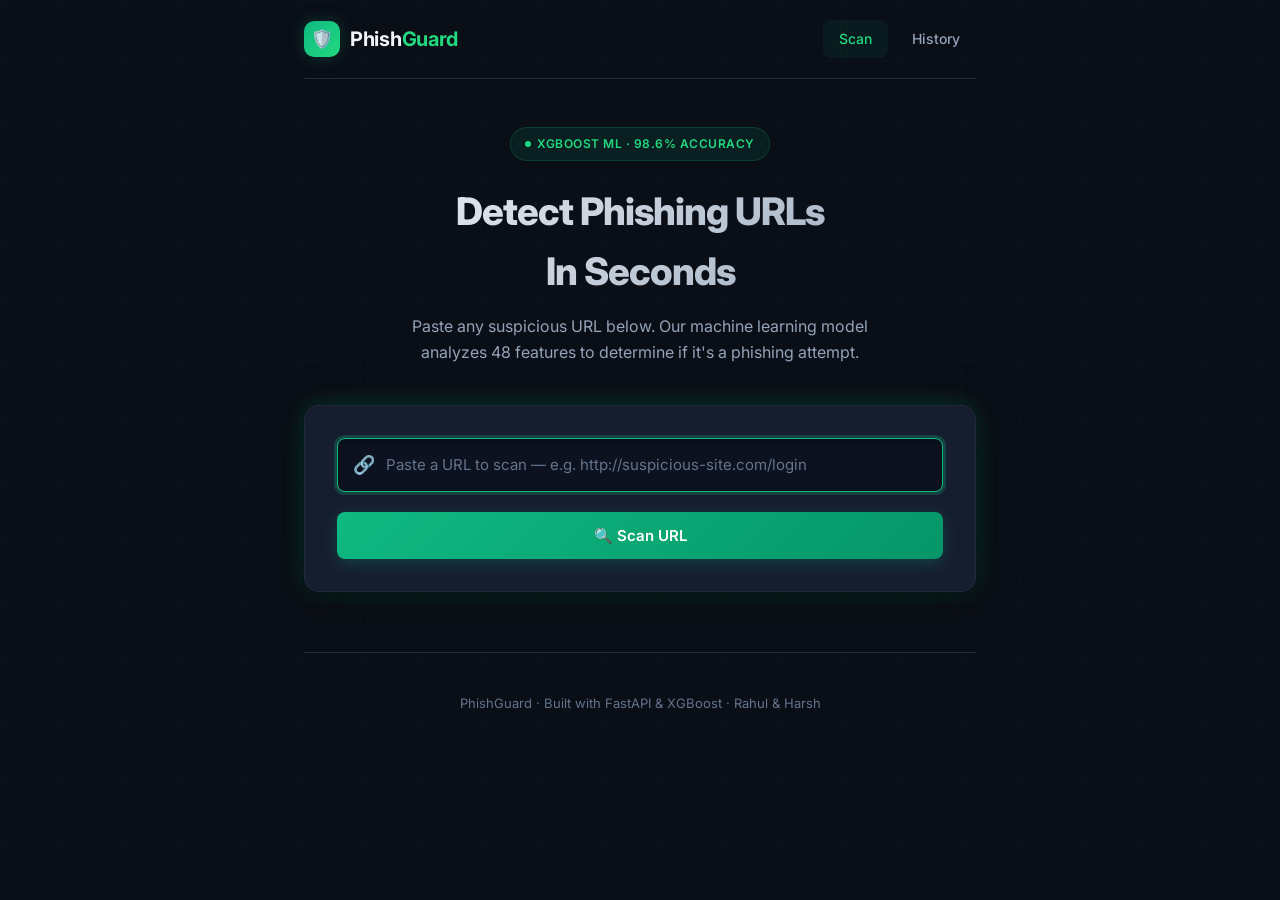
<file: tampletes/index.html>
<!DOCTYPE html>
<html lang="en">
<head>
    <meta charset="UTF-8">
    <meta name="viewport" content="width=device-width, initial-scale=1.0">
    <meta name="description" content="PhishGuard — AI-powered phishing URL detector. Scan any URL instantly with XGBoost ML to detect phishing attempts.">
    <title>PhishGuard — Phishing URL Detector</title>
    <link rel="stylesheet" href="/static/style.css">
</head>
<body>
    <div class="container">

        <!-- ── Navbar ────────────────────────────────────── -->
        <nav class="navbar">
            <a href="/" class="navbar__brand">
                <div class="navbar__icon">🛡️</div>
                <div class="navbar__title">Phish<span>Guard</span></div>
            </a>
            <div class="navbar__links">
                <a href="/" class="navbar__link navbar__link--active">Scan</a>
                <a href="/history" class="navbar__link">History</a>
            </div>
        </nav>

        <!-- ── Hero ──────────────────────────────────────── -->
        <section class="hero animate-in">
            <div class="hero__badge">
                XGBoost ML · 98.6% Accuracy
            </div>
            <h1 class="hero__title">Detect Phishing URLs<br>In Seconds</h1>
            <p class="hero__subtitle">
                Paste any suspicious URL below. Our machine learning model analyzes 48 features to determine if it's a phishing attempt.
            </p>
        </section>

        <!-- ── Scan Form ─────────────────────────────────── -->
        <div class="card card--glow animate-in animate-in--delay-1">
            <form class="scan-form" action="/scan" method="POST" id="scanForm">
                <div class="input-group">
                    <span class="input-group__icon">🔗</span>
                    <input
                        type="text"
                        name="url"
                        class="input-group__field"
                        id="urlInput"
                        placeholder="Paste a URL to scan — e.g. http://suspicious-site.com/login"
                        required
                        autocomplete="off"
                        spellcheck="false"
                    >
                </div>
                <button type="submit" class="btn btn--primary btn--full" id="scanBtn">
                    <span class="btn__text">🔍  Scan URL</span>
                    <div class="spinner"></div>
                </button>
            </form>
        </div>

        <!-- ── Footer ────────────────────────────────────── -->
        <footer class="footer animate-in animate-in--delay-3">
            PhishGuard · Built with FastAPI & XGBoost · Rahul & Harsh
        </footer>

    </div>

    <script>
        // Show loading spinner on submit
        document.getElementById('scanForm').addEventListener('submit', function() {
            const btn = document.getElementById('scanBtn');
            btn.classList.add('btn--loading');
            btn.disabled = true;
        });

        // Focus input on page load
        document.getElementById('urlInput').focus();
    </script>
</body>
</html>
</file>
<file: static/style.css>
/* ═══════════════════════════════════════════════════════════
   PhishGuard — Global Stylesheet
   Dark theme · Electric green accent · Neumorphic cards
   ═══════════════════════════════════════════════════════════ */

@import url('https://fonts.googleapis.com/css2?family=Inter:wght@300;400;500;600;700;800&family=JetBrains+Mono:wght@400;500&display=swap');

/* ── Tokens ─────────────────────────────────────────────── */
:root {
    --bg-primary:    #0a0e17;
    --bg-secondary:  #111827;
    --bg-card:       #161d2f;
    --bg-input:      #0d1220;

    --green-400:     #22d97f;
    --green-500:     #10b981;
    --green-600:     #059669;
    --green-glow:    rgba(16, 185, 129, 0.25);

    --red-400:       #f87171;
    --red-500:       #ef4444;
    --red-glow:      rgba(239, 68, 68, 0.25);

    --yellow-400:    #fbbf24;

    --text-primary:  #f1f5f9;
    --text-secondary:#94a3b8;
    --text-muted:    #64748b;

    --border:        #1e293b;
    --border-focus:  var(--green-500);

    --radius:        14px;
    --radius-sm:     8px;
    --shadow-card:   0 8px 32px rgba(0,0,0,0.4),
                     0 2px 8px rgba(0,0,0,0.3);
    --shadow-glow:   0 0 20px var(--green-glow),
                     0 0 60px rgba(16,185,129,0.08);

    --font-main:     'Inter', system-ui, -apple-system, sans-serif;
    --font-mono:     'JetBrains Mono', 'Fira Code', monospace;

    --transition:    all 0.3s cubic-bezier(0.4, 0, 0.2, 1);
}

/* ── Reset & Base ───────────────────────────────────────── */
*, *::before, *::after {
    margin: 0; padding: 0; box-sizing: border-box;
}

html { scroll-behavior: smooth; }

body {
    font-family: var(--font-main);
    background: var(--bg-primary);
    color: var(--text-primary);
    min-height: 100vh;
    line-height: 1.6;
    -webkit-font-smoothing: antialiased;
}

/* Subtle grid background */
body::before {
    content: '';
    position: fixed; inset: 0;
    background-image:
        linear-gradient(rgba(16,185,129,0.03) 1px, transparent 1px),
        linear-gradient(90deg, rgba(16,185,129,0.03) 1px, transparent 1px);
    background-size: 60px 60px;
    pointer-events: none;
    z-index: 0;
}

/* ── Layout ─────────────────────────────────────────────── */
.container {
    max-width: 720px;
    margin: 0 auto;
    padding: 0 24px;
    position: relative;
    z-index: 1;
}

/* ── Navigation ─────────────────────────────────────────── */
.navbar {
    display: flex;
    align-items: center;
    justify-content: space-between;
    padding: 20px 0;
    border-bottom: 1px solid var(--border);
    margin-bottom: 48px;
}

.navbar__brand {
    display: flex;
    align-items: center;
    gap: 10px;
    text-decoration: none;
    color: var(--text-primary);
}

.navbar__icon {
    width: 36px; height: 36px;
    background: linear-gradient(135deg, var(--green-500), var(--green-400));
    border-radius: 10px;
    display: flex; align-items: center; justify-content: center;
    font-size: 18px;
    box-shadow: 0 0 16px var(--green-glow);
}

.navbar__title {
    font-size: 20px;
    font-weight: 700;
    letter-spacing: -0.3px;
}

.navbar__title span {
    color: var(--green-400);
}

.navbar__links {
    display: flex; gap: 8px;
}

.navbar__link {
    color: var(--text-secondary);
    text-decoration: none;
    font-size: 14px;
    font-weight: 500;
    padding: 8px 16px;
    border-radius: var(--radius-sm);
    transition: var(--transition);
}

.navbar__link:hover, .navbar__link--active {
    color: var(--green-400);
    background: rgba(16,185,129,0.08);
}

/* ── Hero ────────────────────────────────────────────────── */
.hero {
    text-align: center;
    margin-bottom: 40px;
}

.hero__badge {
    display: inline-flex;
    align-items: center;
    gap: 6px;
    background: rgba(16,185,129,0.1);
    border: 1px solid rgba(16,185,129,0.2);
    color: var(--green-400);
    font-size: 12px;
    font-weight: 600;
    padding: 6px 14px;
    border-radius: 50px;
    margin-bottom: 20px;
    text-transform: uppercase;
    letter-spacing: 0.5px;
}

.hero__badge::before {
    content: '';
    width: 6px; height: 6px;
    background: var(--green-400);
    border-radius: 50%;
    animation: pulse-dot 2s infinite;
}

@keyframes pulse-dot {
    0%, 100% { opacity: 1; transform: scale(1); }
    50%      { opacity: 0.5; transform: scale(0.8); }
}

.hero__title {
    font-size: 38px;
    font-weight: 800;
    letter-spacing: -1px;
    margin-bottom: 12px;
    background: linear-gradient(135deg, var(--text-primary) 0%, var(--text-secondary) 100%);
    -webkit-background-clip: text;
    -webkit-text-fill-color: transparent;
    background-clip: text;
}

.hero__subtitle {
    color: var(--text-secondary);
    font-size: 16px;
    max-width: 480px;
    margin: 0 auto;
}

/* ── Card ────────────────────────────────────────────────── */
.card {
    background: var(--bg-card);
    border: 1px solid var(--border);
    border-radius: var(--radius);
    padding: 32px;
    box-shadow: var(--shadow-card);
    transition: var(--transition);
}

.card:hover {
    border-color: rgba(16,185,129,0.15);
}

.card--glow {
    box-shadow: var(--shadow-card), var(--shadow-glow);
}

/* ── Form ────────────────────────────────────────────────── */
.scan-form {
    display: flex;
    flex-direction: column;
    gap: 20px;
}

.input-group {
    position: relative;
}

.input-group__icon {
    position: absolute;
    left: 16px; top: 50%;
    transform: translateY(-50%);
    color: var(--text-muted);
    font-size: 18px;
    pointer-events: none;
    transition: var(--transition);
}

.input-group__field {
    width: 100%;
    padding: 16px 16px 16px 48px;
    background: var(--bg-input);
    border: 1.5px solid var(--border);
    border-radius: var(--radius-sm);
    color: var(--text-primary);
    font-family: var(--font-mono);
    font-size: 15px;
    outline: none;
    transition: var(--transition);
    box-shadow: inset 0 2px 6px rgba(0,0,0,0.3);
}

.input-group__field::placeholder {
    color: var(--text-muted);
    font-family: var(--font-main);
}

.input-group__field:focus {
    border-color: var(--green-500);
    box-shadow: inset 0 2px 6px rgba(0,0,0,0.3), 0 0 0 3px var(--green-glow);
}

.input-group__field:focus ~ .input-group__icon {
    color: var(--green-400);
}

/* ── Buttons ─────────────────────────────────────────────── */
.btn {
    display: inline-flex;
    align-items: center;
    justify-content: center;
    gap: 8px;
    padding: 14px 28px;
    border-radius: var(--radius-sm);
    font-family: var(--font-main);
    font-size: 15px;
    font-weight: 600;
    cursor: pointer;
    border: none;
    transition: var(--transition);
    text-decoration: none;
}

.btn--primary {
    background: linear-gradient(135deg, var(--green-500), var(--green-600));
    color: #fff;
    box-shadow: 0 4px 16px var(--green-glow);
}

.btn--primary:hover {
    transform: translateY(-2px);
    box-shadow: 0 8px 25px var(--green-glow);
}

.btn--primary:active {
    transform: translateY(0);
}

.btn--secondary {
    background: transparent;
    border: 1.5px solid var(--border);
    color: var(--text-secondary);
}

.btn--secondary:hover {
    border-color: var(--green-500);
    color: var(--green-400);
}

.btn--full { width: 100%; }

/* ── Result Card ─────────────────────────────────────────── */
.result {
    text-align: center;
}

.result__icon {
    width: 80px; height: 80px;
    border-radius: 50%;
    display: flex; align-items: center; justify-content: center;
    font-size: 40px;
    margin: 0 auto 20px;
    position: relative;
}

.result__icon::after {
    content: '';
    position: absolute; inset: -6px;
    border-radius: 50%;
    border: 2px solid;
    opacity: 0.3;
    animation: ripple 2s infinite;
}

@keyframes ripple {
    0% { transform: scale(1); opacity: 0.3; }
    100% { transform: scale(1.4); opacity: 0; }
}

.result--safe .result__icon {
    background: rgba(16,185,129,0.15);
    color: var(--green-400);
}
.result--safe .result__icon::after {
    border-color: var(--green-400);
}

.result--danger .result__icon {
    background: rgba(239,68,68,0.15);
    color: var(--red-400);
}
.result--danger .result__icon::after {
    border-color: var(--red-400);
}

.result__label {
    font-size: 24px;
    font-weight: 700;
    margin-bottom: 8px;
}

.result--safe .result__label { color: var(--green-400); }
.result--danger .result__label { color: var(--red-400); }

.result__url {
    font-family: var(--font-mono);
    font-size: 13px;
    color: var(--text-muted);
    background: var(--bg-input);
    padding: 10px 16px;
    border-radius: var(--radius-sm);
    margin: 16px 0;
    word-break: break-all;
    border: 1px solid var(--border);
}

.result__confidence {
    display: flex;
    align-items: center;
    justify-content: center;
    gap: 12px;
    margin: 20px 0;
}

.confidence-bar {
    width: 200px; height: 8px;
    background: var(--bg-input);
    border-radius: 50px;
    overflow: hidden;
    border: 1px solid var(--border);
}

.confidence-bar__fill {
    height: 100%;
    border-radius: 50px;
    transition: width 1s ease;
}

.result--safe .confidence-bar__fill {
    background: linear-gradient(90deg, var(--green-600), var(--green-400));
}

.result--danger .confidence-bar__fill {
    background: linear-gradient(90deg, var(--red-500), var(--red-400));
}

.confidence-value {
    font-size: 28px;
    font-weight: 800;
    font-family: var(--font-mono);
}

.result--safe .confidence-value { color: var(--green-400); }
.result--danger .confidence-value { color: var(--red-400); }

/* ── Features Grid ───────────────────────────────────────── */
.features {
    margin-top: 32px;
    text-align: left;
}

.features__title {
    font-size: 14px;
    font-weight: 600;
    color: var(--text-muted);
    text-transform: uppercase;
    letter-spacing: 1px;
    margin-bottom: 16px;
    display: flex;
    align-items: center;
    gap: 8px;
    cursor: pointer;
    user-select: none;
}

.features__title::after {
    content: '▾';
    font-size: 12px;
    transition: var(--transition);
}

.features__grid {
    display: grid;
    grid-template-columns: repeat(auto-fill, minmax(180px, 1fr));
    gap: 8px;
}

.feature-chip {
    display: flex;
    justify-content: space-between;
    align-items: center;
    padding: 8px 12px;
    background: var(--bg-input);
    border: 1px solid var(--border);
    border-radius: 6px;
    font-size: 12px;
}

.feature-chip__name {
    color: var(--text-muted);
    font-family: var(--font-mono);
}

.feature-chip__value {
    color: var(--text-primary);
    font-weight: 600;
    font-family: var(--font-mono);
}

/* ── History Table ───────────────────────────────────────── */
.history-table {
    width: 100%;
    border-collapse: collapse;
}

.history-table th {
    text-align: left;
    font-size: 11px;
    font-weight: 600;
    color: var(--text-muted);
    text-transform: uppercase;
    letter-spacing: 1px;
    padding: 12px 16px;
    border-bottom: 1px solid var(--border);
}

.history-table td {
    padding: 14px 16px;
    border-bottom: 1px solid var(--border);
    font-size: 14px;
}

.history-table tr:hover td {
    background: rgba(16,185,129,0.03);
}

.history-table__url {
    font-family: var(--font-mono);
    font-size: 13px;
    color: var(--text-secondary);
    max-width: 280px;
    overflow: hidden;
    text-overflow: ellipsis;
    white-space: nowrap;
}

.badge {
    display: inline-flex;
    align-items: center;
    gap: 5px;
    padding: 4px 10px;
    border-radius: 50px;
    font-size: 12px;
    font-weight: 600;
}

.badge--safe {
    background: rgba(16,185,129,0.12);
    color: var(--green-400);
}

.badge--danger {
    background: rgba(239,68,68,0.12);
    color: var(--red-400);
}

.badge::before {
    content: '';
    width: 6px; height: 6px;
    border-radius: 50%;
    background: currentColor;
}

.history-table__time {
    color: var(--text-muted);
    font-size: 13px;
}

.confidence-value--safe  { color: var(--green-400); }
.confidence-value--danger { color: var(--red-400); }

/* ── Empty State ─────────────────────────────────────────── */
.empty-state {
    text-align: center;
    padding: 60px 20px;
    color: var(--text-muted);
}

.empty-state__icon {
    font-size: 48px;
    margin-bottom: 16px;
    opacity: 0.5;
}

.empty-state__text {
    font-size: 16px;
    margin-bottom: 24px;
}

/* ── Action Row ──────────────────────────────────────────── */
.action-row {
    display: flex;
    gap: 12px;
    margin-top: 24px;
    justify-content: center;
}

/* ── Loading Spinner ─────────────────────────────────────── */
.spinner {
    display: none;
    width: 20px; height: 20px;
    border: 2.5px solid rgba(255,255,255,0.3);
    border-top-color: #fff;
    border-radius: 50%;
    animation: spin 0.8s linear infinite;
}

@keyframes spin {
    to { transform: rotate(360deg); }
}

.btn--loading .spinner { display: inline-block; }
.btn--loading .btn__text { display: none; }

/* ── Footer ──────────────────────────────────────────────── */
.footer {
    text-align: center;
    padding: 40px 0 24px;
    color: var(--text-muted);
    font-size: 13px;
    border-top: 1px solid var(--border);
    margin-top: 60px;
}

/* ── Responsive ──────────────────────────────────────────── */
@media (max-width: 640px) {
    .hero__title { font-size: 28px; }
    .card { padding: 24px; }
    .navbar { flex-direction: column; gap: 12px; }
    .features__grid { grid-template-columns: 1fr; }
    .action-row { flex-direction: column; }
}

/* ── Animations ──────────────────────────────────────────── */
@keyframes fadeInUp {
    from { opacity: 0; transform: translateY(20px); }
    to   { opacity: 1; transform: translateY(0); }
}

.animate-in {
    animation: fadeInUp 0.6s ease forwards;
}

.animate-in--delay-1 { animation-delay: 0.1s; }
.animate-in--delay-2 { animation-delay: 0.2s; }
.animate-in--delay-3 { animation-delay: 0.3s; }
</file>
